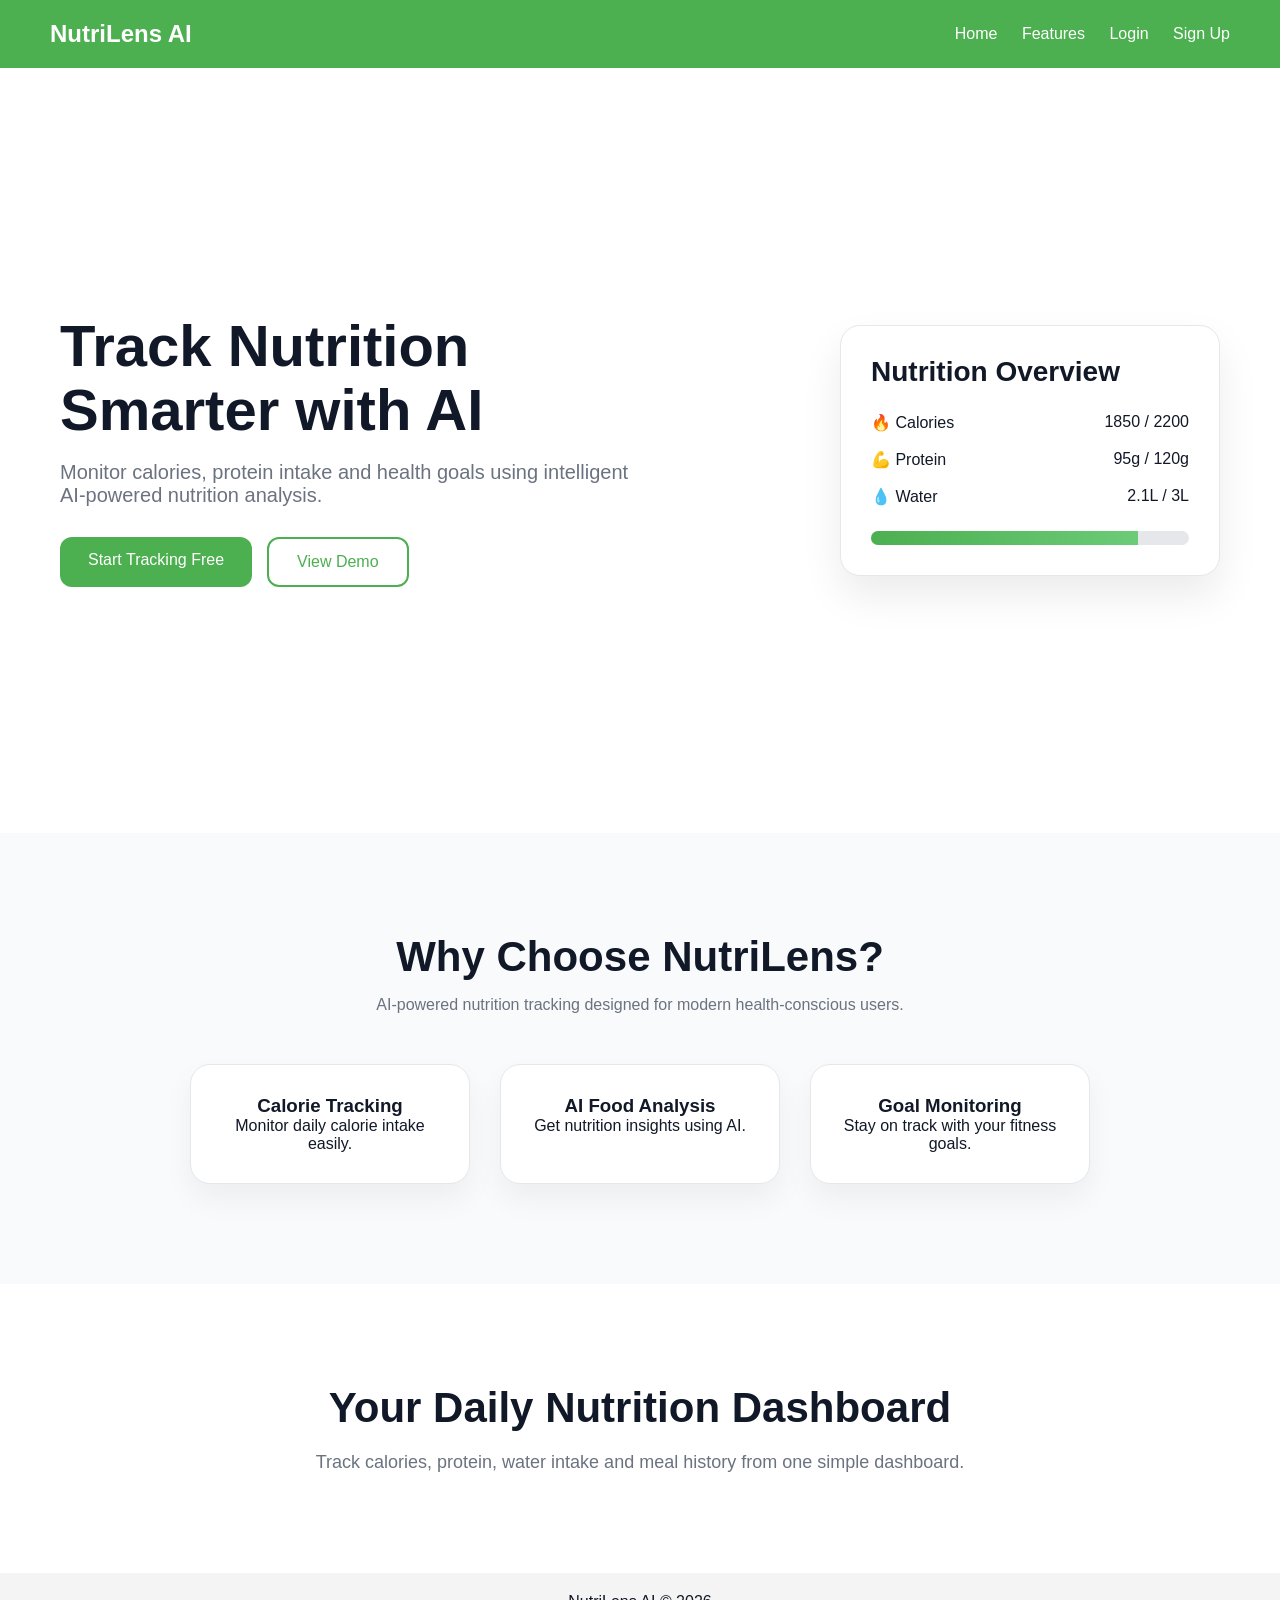
<file: index.html>
<!DOCTYPE html>
<html lang="en">
<head>
    <meta charset="UTF-8">
    <meta name="viewport" content="width=device-width, initial-scale=1.0">
    <title>NutriLens AI</title>

    <link rel="stylesheet" href="css/style.css">
</head>
<body>

    <nav>
        <div class="logo">
            NutriLens AI
        </div>

        <div class="nav-links">
            <a href="index.html">Home</a>
            <a href="#features">Features</a>
            <a href="login.html">Login</a>
            <a href="signup.html">Sign Up</a>
        </div>
    </nav>

    <section class="hero">

        <div class="hero-content">

            <div class="hero-text">

                <h1>Track Nutrition Smarter with AI</h1>

                <p>
                    Monitor calories, protein intake and health goals
                    using intelligent AI-powered nutrition analysis.
                </p>

                <div class="hero-buttons">

                    <a href="signup.html" class="btn">
                        Start Tracking Free
                    </a>

                    <a href="#" class="btn-secondary">
                        View Demo
                    </a>

                </div>

            </div>

            <div class="hero-image">

                <div class="dashboard-preview">

                    <h3>Nutrition Overview</h3>

                    <div class="metric">
                        <span>🔥 Calories</span>
                        <span>1850 / 2200</span>
                    </div>

                    <div class="metric">
                        <span>💪 Protein</span>
                        <span>95g / 120g</span>
                    </div>

                    <div class="metric">
                        <span>💧 Water</span>
                        <span>2.1L / 3L</span>
                    </div>

                    <div class="progress-bar">
                        <div class="progress-fill"></div>
                    </div>

                </div>

            </div>

        </div>

    </section>

    <section id="features" class="features">

        <h2 class="section-title">
            Why Choose NutriLens?
        </h2>

        <p class="section-subtitle">
            AI-powered nutrition tracking designed for modern health-conscious users.
        </p>

        <div class="feature-container">

            <div class="card">
                <h3>Calorie Tracking</h3>
                <p>Monitor daily calorie intake easily.</p>
            </div>

            <div class="card">
                <h3>AI Food Analysis</h3>
                <p>Get nutrition insights using AI.</p>
            </div>

            <div class="card">
                <h3>Goal Monitoring</h3>
                <p>Stay on track with your fitness goals.</p>
            </div>

        </div>

    </section>

    <section class="product-showcase">

        <h2>Your Daily Nutrition Dashboard</h2>

        <p>
            Track calories, protein, water intake and meal history
            from one simple dashboard.
        </p>

    </section>

    <footer>
        <p>NutriLens AI © 2026</p>
    </footer>

</body>
</html>
</file>
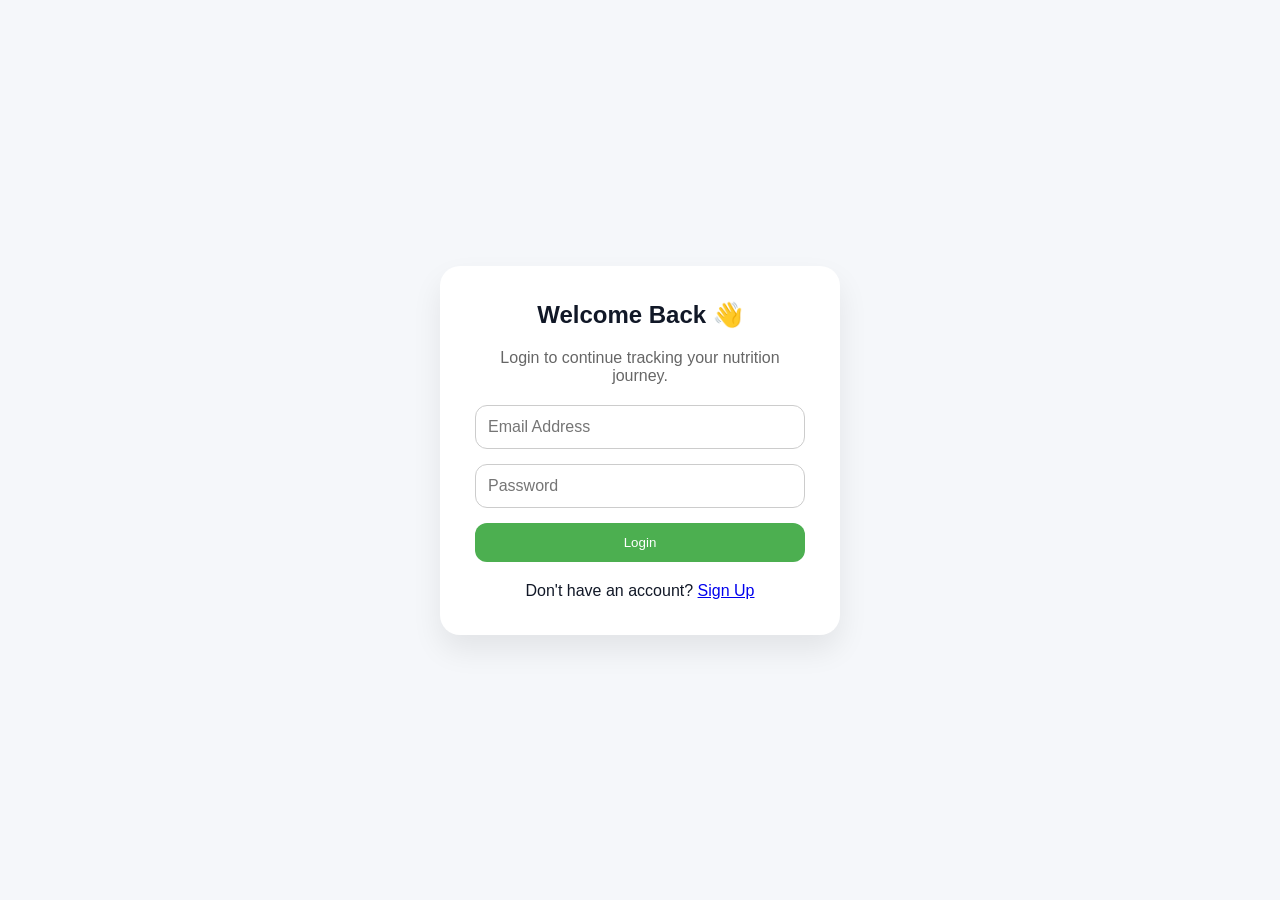
<file: login.html>
<!DOCTYPE html>
<html lang="en">

<head>
    <meta charset="UTF-8">
    <meta name="viewport" content="width=device-width, initial-scale=1.0">
    <title>Login - NutriLens</title>

    <link rel="stylesheet" href="css/style.css">
</head>

<body>

    <div class="form-container">

        <div class="form-card">

            <h2>Welcome Back 👋</h2>

            <p class="form-subtitle">
                Login to continue tracking your nutrition journey.
            </p>

            <form>

                <input
                    type="email"
                    placeholder="Email Address"
                    required>

                <input
                    type="password"
                    placeholder="Password"
                    required>

                <button type="submit">
                    Login
                </button>

            </form>

            <p>
                Don't have an account?
                <a href="signup.html">Sign Up</a>
            </p>

        </div>

    </div>

</body>
</html>
</file>
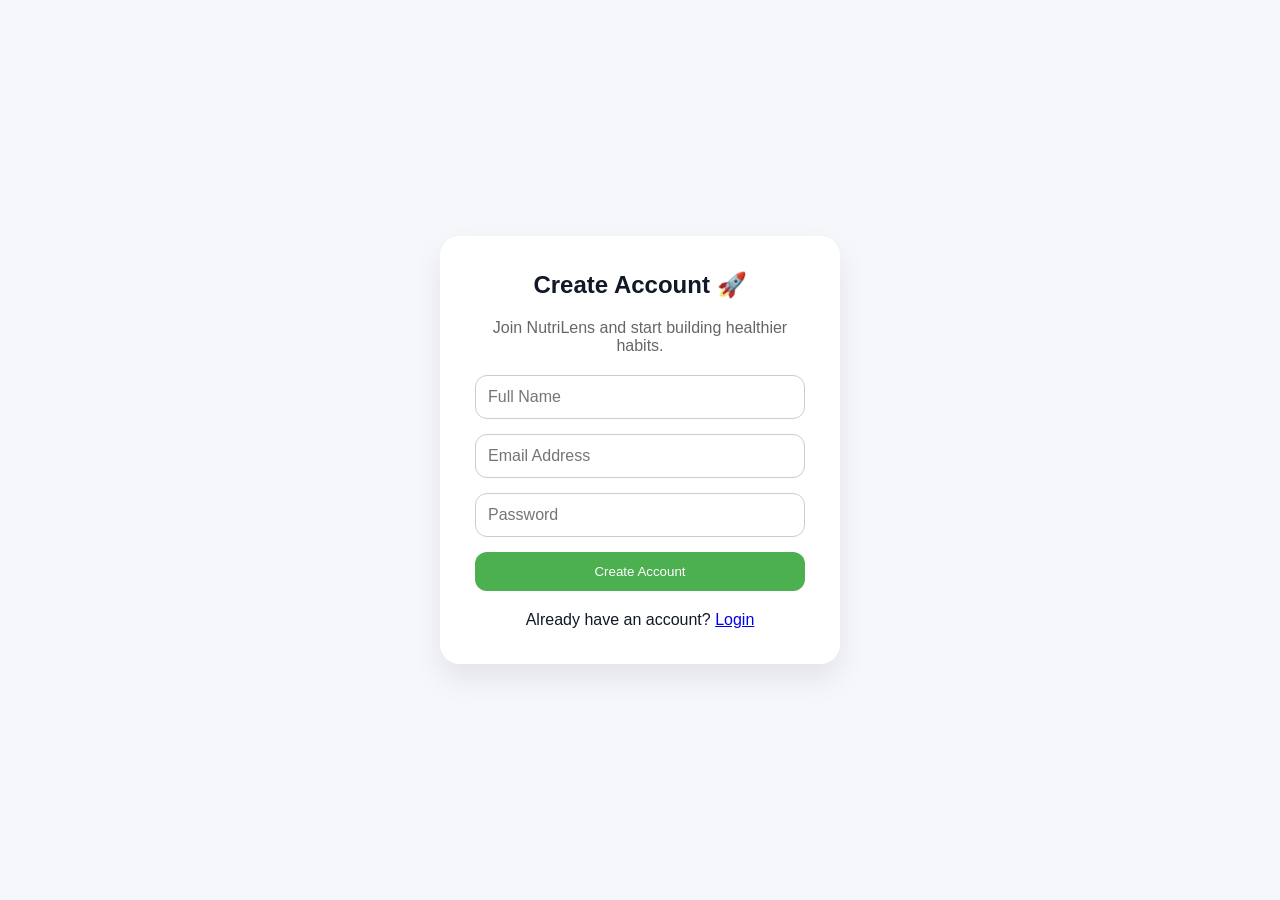
<file: signup.html>
<!DOCTYPE html>
<html lang="en">

<head>
    <meta charset="UTF-8">
    <meta name="viewport" content="width=device-width, initial-scale=1.0">
    <title>Sign Up - NutriLens</title>

    <link rel="stylesheet" href="css/style.css">
</head>

<body>

    <div class="form-container">

        <div class="form-card">

            <h2>Create Account 🚀</h2>

            <p class="form-subtitle">
                Join NutriLens and start building healthier habits.
            </p>

            <form>

                <input
                    type="text"
                    placeholder="Full Name"
                    required>

                <input
                    type="email"
                    placeholder="Email Address"
                    required>

                <input
                    type="password"
                    placeholder="Password"
                    minlength="8"
                    required>

                <button type="submit">
                    Create Account
                </button>

            </form>

            <p>
                Already have an account?
                <a href="login.html">Login</a>
            </p>

        </div>

    </div>

</body>
</html>
</file>
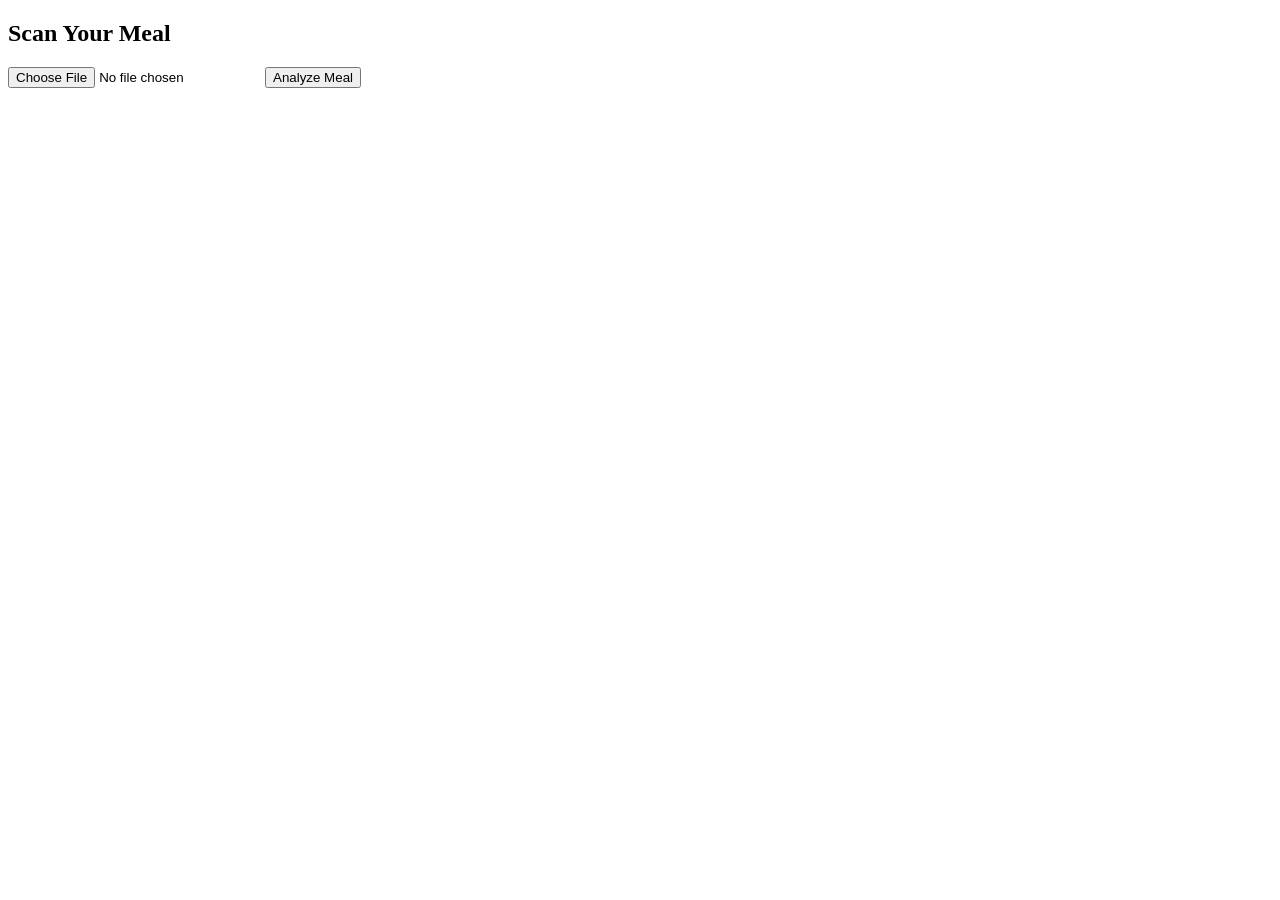
<file: templates/scan_meal.html>
<!DOCTYPE html>
<html>
<head>
    <title>Scan Meal</title>
</head>
<body>

    <h2>Scan Your Meal</h2>

    <form method="POST" enctype="multipart/form-data">

        <input
            type="file"
            name="meal_image"
            accept="image/*"
            required>

        <button type="submit">
            Analyze Meal
        </button>

    </form>

</body>
</html>
</file>
<file: css/style.css>
*{
    margin:0;
    padding:0;
    box-sizing:border-box;
}

html{
    scroll-behavior:smooth;
}

body{
    font-family:Arial, sans-serif;
    background:#ffffff;
    color:#111827;
}

/* NAVBAR */

nav{
    display:flex;
    justify-content:space-between;
    align-items:center;
    flex-wrap:wrap;

    padding:20px 50px;

    background:#4CAF50;
    color:white;

    position:sticky;
    top:0;
    z-index:1000;
}

.logo{
    font-size:24px;
    font-weight:bold;
}

.nav-links a{
    color:white;
    text-decoration:none;
    margin-left:20px;
    transition:0.3s;
}

.nav-links a:hover{
    opacity:0.8;
}

/* HERO */

.hero{
    min-height:85vh;
    display:flex;
    align-items:center;
    padding:80px 60px;
}

.hero-content{
    display:flex;
    justify-content:space-between;
    align-items:center;
    width:100%;
    gap:60px;
}

.hero-text{
    width:50%;
}

.hero-text h1{
    font-size:58px;
    line-height:1.1;
    margin-bottom:20px;
}

.hero-text p{
    font-size:20px;
    color:#6b7280;
    margin-bottom:30px;
}

.hero-buttons{
    display:flex;
    gap:15px;
}

.btn{
    background:#4CAF50;
    color:white;
    padding:14px 28px;
    text-decoration:none;
    border-radius:12px;
    transition:0.3s;
}

.btn:hover{
    background:#45a049;
}

.btn-secondary{
    padding:14px 28px;
    border:2px solid #4CAF50;
    text-decoration:none;
    color:#4CAF50;
    border-radius:12px;
    transition:0.3s;
}

.btn-secondary:hover{
    background:#4CAF50;
    color:white;
}

.hero-image{
    display:flex;
    justify-content:center;
    align-items:center;
}

/* DASHBOARD */

.dashboard-preview{
    width:380px;
    background:white;
    padding:30px;
    border-radius:20px;
    border:1px solid #e5e7eb;
    box-shadow:0 20px 40px rgba(0,0,0,0.08);
    transition:0.3s;
}

.dashboard-preview:hover{
    transform:translateY(-6px);
}

.dashboard-preview h3{
    font-size:28px;
    margin-bottom:25px;
}

.metric{
    display:flex;
    justify-content:space-between;
    margin-bottom:18px;
}

.progress-bar{
    width:100%;
    height:14px;
    background:#e5e7eb;
    border-radius:20px;
    overflow:hidden;
    margin-top:25px;
}

.progress-fill{
    width:84%;
    height:100%;
    background:linear-gradient(
        90deg,
        #4CAF50,
        #6BCB77
    );
}

/* FEATURES */

.features{
    padding:100px 40px;
    background:#f9fafb;
    text-align:center;
}

.section-title{
    font-size:42px;
    margin-bottom:15px;
}

.section-subtitle{
    color:#6b7280;
    max-width:700px;
    margin:auto;
    margin-bottom:50px;
}

.feature-container{
    display:flex;
    justify-content:center;
    gap:30px;
}

.card{
    width:280px;
    padding:30px;
    background:white;
    border-radius:20px;
    border:1px solid #e5e7eb;
    box-shadow:0 15px 30px rgba(0,0,0,0.05);
    transition:0.3s;
}

.card:hover{
    transform:translateY(-8px);
}

/* PRODUCT SHOWCASE */

.product-showcase{
    padding:100px 40px;
    text-align:center;
}

.product-showcase h2{
    font-size:42px;
    margin-bottom:20px;
}

.product-showcase p{
    max-width:700px;
    margin:auto;
    color:#6b7280;
    font-size:18px;
}

/* FORMS */

.form-container{
    height:100vh;
    display:flex;
    justify-content:center;
    align-items:center;
    background:#f5f7fa;
}

.form-card{
    width:400px;
    background:white;
    padding:35px;
    border-radius:20px;
    box-shadow:0 15px 30px rgba(0,0,0,0.08);
}

.form-card h2{
    text-align:center;
    margin-bottom:15px;
}

.form-subtitle{
    text-align:center;
    color:#666;
    margin-bottom:20px;
}

.form-card form{
    display:flex;
    flex-direction:column;
    gap:15px;
}

.form-card input{
    padding:12px;
    border:1px solid #ccc;
    border-radius:12px;
    font-size:16px;
}

.form-card button{
    background:#4CAF50;
    color:white;
    border:none;
    padding:12px;
    border-radius:12px;
    cursor:pointer;
    transition:0.3s;
}

.form-card button:hover{
    transform:translateY(-2px);
}

.form-card p{
    text-align:center;
    margin-top:20px;
}

/* FOOTER */

footer{
    text-align:center;
    padding:20px;
    background:#f4f4f4;
}

/* MOBILE */

@media(max-width:768px){

    nav{
        flex-direction:column;
        gap:15px;
    }

    .hero{
        padding:40px 20px;
    }

    .hero-content{
        flex-direction:column;
        text-align:center;
    }

    .hero-text{
        width:100%;
    }

    .hero-text h1{
        font-size:38px;
    }

    .hero-text p{
        font-size:18px;
    }

    .hero-buttons{
        justify-content:center;
        flex-wrap:wrap;
    }

    .dashboard-preview{
        width:100%;
    }

    .feature-container{
        flex-direction:column;
        align-items:center;
    }

    .card{
        width:90%;
    }

    .form-card{
        width:90%;
    }
}
</file>
